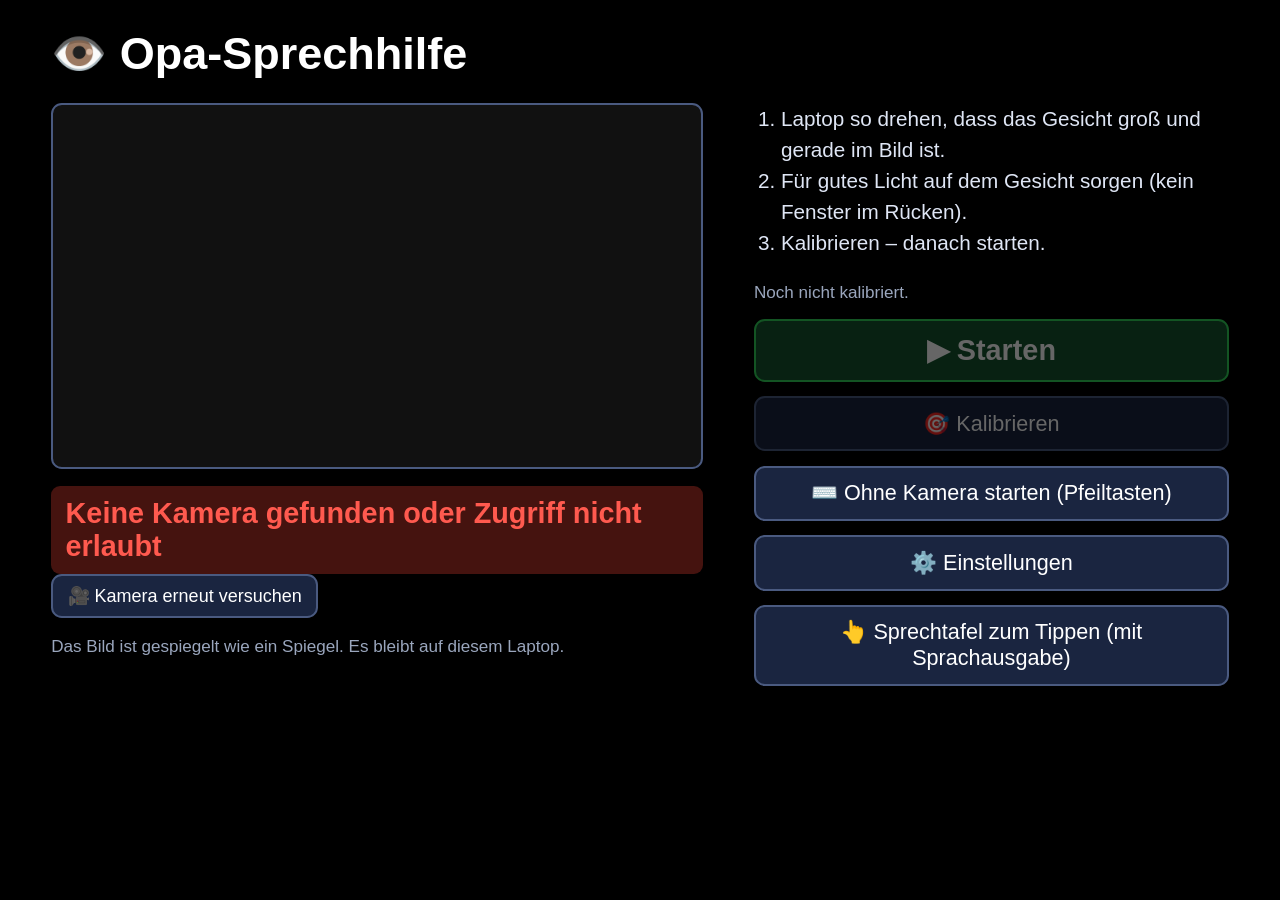
<file: index.html>
<!DOCTYPE html>
<html lang="de">
<head>
  <meta charset="utf-8">
  <meta name="viewport" content="width=device-width, initial-scale=1">
  <title>Opa-Sprechhilfe</title>
  <link rel="stylesheet" href="css/style.css">
</head>
<body>

  <!-- 1. EINRICHTEN: Kamera-Vorschau und Start (für die Familie) -->
  <section id="einrichten" class="seite">
    <h1>👁️ Opa-Sprechhilfe</h1>
    <div class="einrichten-inhalt">
      <div class="vorschau-spalte">
        <canvas id="vorschau" width="640" height="360"></canvas>
        <div id="vorschauHinweis" class="hinweis">Kamera startet …</div>
        <button id="btnKameraNeu" class="knopf klein-knopf versteckt">🎥 Kamera erneut versuchen</button>
        <p class="klein">Das Bild ist gespiegelt wie ein Spiegel. Es bleibt auf diesem Laptop.</p>
      </div>
      <div class="knopf-spalte">
        <ol class="schritte">
          <li>Laptop so drehen, dass das Gesicht groß und gerade im Bild ist.</li>
          <li>Für gutes Licht auf dem Gesicht sorgen (kein Fenster im Rücken).</li>
          <li>Kalibrieren – danach starten.</li>
        </ol>
        <div id="kalibStatus" class="klein"></div>
        <button id="btnStart" class="knopf gross">▶ Starten</button>
        <button id="btnKalibrieren" class="knopf">🎯 Kalibrieren</button>
        <button id="btnOhneKamera" class="knopf">⌨️ Ohne Kamera starten (Pfeiltasten)</button>
        <button id="btnEinstellungenE" class="knopf">⚙️ Einstellungen</button>
        <a class="knopf verweis" href="sprechtafel/">👆 Sprechtafel zum Tippen (mit Sprachausgabe)</a>
      </div>
    </div>
  </section>

  <!-- 2. KALIBRIERUNG: Opa schaut nacheinander in alle Richtungen -->
  <section id="kalibrierung" class="seite versteckt">
    <div id="kalibZiel" class="kalib-ziel pos-mitte">
      <svg class="ring" viewBox="0 0 100 100" aria-hidden="true">
        <circle class="ring-spur" cx="50" cy="50" r="44"></circle>
        <circle class="ring-wert" cx="50" cy="50" r="44"></circle>
      </svg>
      <span id="kalibPfeil" class="emoji">⏺️</span>
    </div>
    <div class="kalib-mitte">
      <div id="kalibText" class="kalib-text">Kalibrierung</div>
      <div id="kalibUnter" class="klein"></div>
      <div id="kalibKnoepfe">
        <button id="btnKalibLos" class="knopf gross">▶ Los (Leertaste)</button>
        <button id="btnKalibAbbruch" class="knopf">Abbrechen (Esc)</button>
      </div>
      <div id="kalibErgebnis" class="versteckt">
        <ul id="kalibListe"></ul>
        <button id="btnKalibOk" class="knopf gross">✔ Übernehmen und starten</button>
        <button id="btnKalibNochmal" class="knopf">🔁 Wiederholen</button>
        <button id="btnKalibZurueck" class="knopf">Abbrechen</button>
      </div>
    </div>
  </section>

  <!-- 3. TAFEL: der Satz oben, vier Felder an den Rändern, Mitte neutral -->
  <section id="tafel" class="seite versteckt">
    <div id="satz" class="satz"><span id="satzText"></span></div>

    <div id="felder" class="felder">
      <button class="feld hoch" id="feld-links" data-richtung="links"></button>
      <button class="feld quer" id="feld-oben" data-richtung="oben"></button>
      <div id="mitte">
        <div id="satzMitte" class="satz-mitte"></div>
        <div id="mittePunkt"></div>
        <div id="mitteText"></div>
        <div id="debug" class="versteckt">
          <canvas id="debugBild" width="240" height="135"></canvas>
          <canvas id="debugSignal" width="135" height="135"></canvas>
          <pre id="debugText"></pre>
        </div>
      </div>
      <button class="feld quer" id="feld-unten" data-richtung="unten"></button>
      <button class="feld hoch" id="feld-rechts" data-richtung="rechts"></button>
    </div>

    <!-- Schmale Leiste für die Familie -->
    <div class="leiste">
      <button id="btnHeim" title="Zurück zum Start (Esc)">🏠 Start</button>
      <button id="btnPause" title="Pause / Weiter (Leertaste)">⏸ Pause</button>
      <button id="btnAndere" title="Andere Vorschläge zeigen (Taste N)">🔄 Andere Vorschläge</button>
      <span id="statusKi" class="status"></span>
      <span id="statusKamera" class="status"></span>
      <span class="luecke"></span>
      <button id="btnVerlauf">🕘 Verlauf</button>
      <button id="btnDebug">🐞 Debug</button>
      <button id="btnEinrichten">🎥 Einrichten</button>
      <button id="btnEinstellungen">⚙️ Einstellungen</button>
      <button id="btnVollbild">⛶ Vollbild</button>
    </div>
  </section>

  <!-- 4. ANZEIGE: JA / NEIN oder der fertige Satz, bildschirmfüllend -->
  <div id="anzeige" class="versteckt">
    <div id="anzeigeEmoji"></div>
    <div id="anzeigeText"></div>
    <div id="anzeigeHinweis" class="klein"></div>
  </div>

  <!-- EINSTELLUNGEN -->
  <div id="einstellungen" class="ueberlagerung versteckt">
    <form class="dialog" id="formEinstellungen">
      <h2>⚙️ Einstellungen</h2>

      <fieldset>
        <legend>KI-Vorschläge (Claude)</legend>
        <label>API-Key
          <input type="password" id="eApiKey" autocomplete="off" placeholder="sk-ant-…">
        </label>
        <label>Modell
          <input type="text" id="eModell" autocomplete="off">
        </label>
        <div class="zeile">
          <button type="button" id="btnKiTest" class="knopf klein-knopf">Verbindung testen</button>
          <span id="kiTestText" class="klein"></span>
        </div>
        <p class="klein">Der Key wird nur in diesem Browser gespeichert. Ohne Key läuft die App mit dem festen Wortbaum. An die KI geht nur der Satz als Text, nie ein Kamerabild.</p>
      </fieldset>

      <fieldset>
        <legend>Blicksteuerung</legend>
        <label>Verweildauer: <output id="aVerweil"></output> Sekunden
          <input type="range" id="eVerweil" min="1" max="4" step="0.25">
        </label>
        <p class="klein">Empfindlichkeit je Richtung (höher = ein kleinerer Blick genügt):</p>
        <div class="raster">
          <label>Links <output id="aLinks"></output><input type="range" id="eLinks" min="1" max="10" step="1"></label>
          <label>Rechts <output id="aRechts"></output><input type="range" id="eRechts" min="1" max="10" step="1"></label>
          <label>Oben <output id="aOben"></output><input type="range" id="eOben" min="1" max="10" step="1"></label>
          <label>Unten <output id="aUnten"></output><input type="range" id="eUnten" min="1" max="10" step="1"></label>
        </div>
        <button type="button" id="btnNeuKalib" class="knopf klein-knopf">🎯 Neu kalibrieren</button>
      </fieldset>

      <fieldset>
        <legend>Familie</legend>
        <label>Namen (eine Zeile pro Person, z.&nbsp;B. „Anna (Tochter)“)
          <textarea id="eNamen" rows="4"></textarea>
        </label>
      </fieldset>

      <fieldset>
        <legend>Anzeige</legend>
        <label>Schriftgröße: <output id="aSchrift"></output> %
          <input type="range" id="eSchrift" min="0.7" max="1.4" step="0.05">
        </label>
        <label class="haken"><input type="checkbox" id="eObenAnderes">
          Feld OBEN zeigt „➕ Anderes“ statt eines dritten Vorschlags
        </label>
        <label class="haken"><input type="checkbox" id="eSatzMitte">
          Satz in der Mitte anzeigen statt oben
        </label>
      </fieldset>

      <div class="zeile ende">
        <button type="button" id="btnEAbbruch" class="knopf klein-knopf">Abbrechen</button>
        <button type="submit" class="knopf klein-knopf haupt">Speichern</button>
      </div>
    </form>
  </div>

  <!-- VERLAUF -->
  <div id="verlauf" class="ueberlagerung versteckt">
    <div class="dialog">
      <h2>🕘 Die letzten 10 Sätze</h2>
      <ol id="verlaufListe"></ol>
      <div class="zeile ende">
        <button type="button" id="btnVerlaufLeeren" class="knopf klein-knopf">Verlauf löschen</button>
        <button type="button" id="btnVerlaufZu" class="knopf klein-knopf haupt">Schließen</button>
      </div>
    </div>
  </div>

  <!-- Unsichtbares Kamerabild für die Erkennung -->
  <video id="video" playsinline muted></video>

  <script type="module" src="js/app.js"></script>
</body>
</html>
</file>
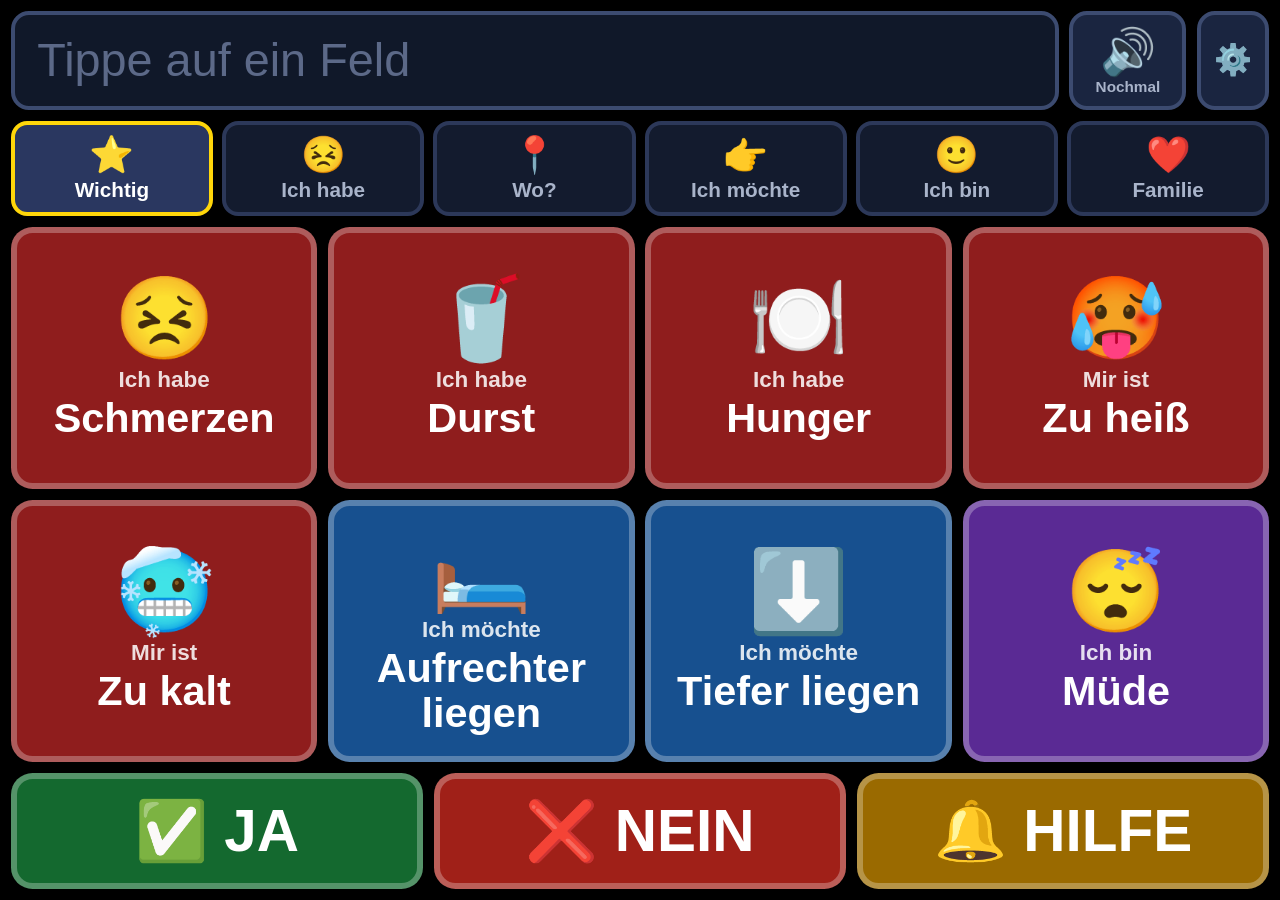
<file: sprechtafel/index.html>
<!DOCTYPE html>
<html lang="de">
<head>
  <meta charset="utf-8">
  <meta name="viewport" content="width=device-width, initial-scale=1, maximum-scale=1, user-scalable=no, viewport-fit=cover">
  <!-- Auf dem iPad "Zum Home-Bildschirm" -> öffnet sich wie eine App ohne Adressleiste -->
  <meta name="apple-mobile-web-app-capable" content="yes">
  <meta name="mobile-web-app-capable" content="yes">
  <meta name="apple-mobile-web-app-status-bar-style" content="black">
  <meta name="apple-mobile-web-app-title" content="Sprechtafel">
  <!-- Private Seite: Suchmaschinen sollen sie nicht aufnehmen -->
  <meta name="robots" content="noindex, nofollow">
  <title>Sprechtafel</title>
  <style>
    /* Sprechtafel zum Tippen: große farbige Felder, dunkler Hintergrund,
       keine Animationen. Alles in einer Datei, damit man sie leicht kopieren
       oder ins Internet stellen kann. */
    :root {
      --schwarz: #000;
      --text: #fff;
      --grau: #a9b4ca;
      --gelb: #ffd60a;
      /* Farbe je Satzart */
      --habe: #8f1d1d;
      --wo: #8a4a0c;
      --moechte: #17508f;
      --bin: #5a2a94;
      --familie: #94215f;
    }
    * { box-sizing: border-box; -webkit-tap-highlight-color: transparent; }
    html, body {
      margin: 0; height: 100%; background: var(--schwarz); color: var(--text);
      font-family: -apple-system, "Segoe UI", Arial, Helvetica, sans-serif;
      overflow: hidden; overscroll-behavior: none;
      -webkit-user-select: none; user-select: none; -webkit-touch-callout: none;
    }
    button { font: inherit; color: inherit; border: 0; margin: 0; cursor: pointer; touch-action: manipulation; }

    #app {
      height: 100vh; height: 100dvh;
      display: grid; grid-template-rows: auto auto minmax(0, 1fr) auto;
      gap: 1.2vmin;
      padding: max(1.2vmin, env(safe-area-inset-top)) max(1.2vmin, env(safe-area-inset-right))
               max(1.2vmin, env(safe-area-inset-bottom)) max(1.2vmin, env(safe-area-inset-left));
    }

    /* Oben: der zuletzt gesprochene Satz, groß zum Mitlesen */
    #leiste { display: flex; gap: 1.2vmin; align-items: stretch; min-height: 11vmin; }
    #satz {
      flex: 1; min-width: 0; display: flex; align-items: center; padding: 0 2.5vmin;
      background: #101829; border: 0.5vmin solid #3c4b70; border-radius: 2vmin;
      font-size: clamp(22px, 5.2vmin, 60px); font-weight: 800; line-height: 1.1;
    }
    #satz.leer { color: #5c6988; font-weight: 500; }
    #satz.spricht { border-color: var(--gelb); }
    .rund {
      flex: 0 0 auto; width: 13vmin; border-radius: 2vmin; background: #1a2540; border: 0.5vmin solid #3c4b70;
      font-size: clamp(20px, 5vmin, 54px); display: flex; flex-direction: column; align-items: center; justify-content: center;
    }
    .rund small { font-size: clamp(11px, 1.7vmin, 18px); color: var(--grau); font-weight: 600; }
    #btnEinstellungen { width: 8vmin; font-size: clamp(16px, 3.4vmin, 36px); color: var(--grau); }

    /* Reiter (Themen) */
    #reiter { display: grid; grid-auto-flow: column; grid-auto-columns: 1fr; gap: 1vmin; }
    .reiter {
      padding: 1.2vmin 0.5vmin; border-radius: 1.8vmin; background: #131b2e; border: 0.5vmin solid #2c3859;
      display: flex; flex-direction: column; align-items: center; gap: 0.3vmin;
      font-size: clamp(13px, 2.3vmin, 26px); font-weight: 700; color: var(--grau);
    }
    .reiter .bild { font-size: clamp(20px, 4vmin, 44px); line-height: 1.1; }
    .reiter.aktiv { background: #2a3760; border-color: var(--gelb); color: var(--text); }

    /* Raster mit den Sätzen */
    #raster { display: grid; gap: 1.2vmin; min-height: 0; grid-auto-rows: minmax(0, 1fr); grid-template-columns: repeat(4, minmax(0, 1fr)); }
    #raster.viele { grid-template-columns: repeat(4, minmax(0, 1fr)); }
    @media (orientation: portrait) {
      #raster { grid-template-columns: repeat(2, minmax(0, 1fr)); }
      #raster.viele { grid-template-columns: repeat(3, minmax(0, 1fr)); }
    }
    .kachel {
      min-width: 0; min-height: 0; overflow: hidden; padding: 1.2vmin; border-radius: 2.4vmin;
      border: 0.7vmin solid rgba(255, 255, 255, 0.28);
      display: flex; flex-direction: column; align-items: center; justify-content: center; gap: 0.6vmin; text-align: center;
    }
    .kachel .bild { font-size: clamp(30px, 9vmin, 100px); line-height: 1.05; }
    .kachel .klein { font-size: clamp(13px, 2.5vmin, 28px); font-weight: 600; opacity: 0.85; }
    .kachel .gross { font-size: clamp(20px, 4.6vmin, 52px); font-weight: 800; line-height: 1.08; }
    /* Viele Sätze auf einer Seite: Bild links, Text rechts, etwas kleiner */
    #raster.viele .kachel { flex-direction: row; gap: 1.4vmin; text-align: left; justify-content: flex-start; padding-left: 1.8vmin; }
    #raster.viele .kachel .bild { font-size: clamp(26px, 6.5vmin, 72px); }
    #raster.viele .kachel .gross { font-size: clamp(17px, 3.6vmin, 40px); }
    #raster.viele .kachel .klein { font-size: clamp(12px, 2.1vmin, 22px); }
    .kachel .worte { min-width: 0; display: flex; flex-direction: column; gap: 0.3vmin; }
    /* Hochformat: Felder sind breit und flach -> immer Bild links, Text rechts */
    @media (orientation: portrait) {
      #raster .kachel { flex-direction: row; gap: 2vmin; text-align: left; justify-content: flex-start; padding-left: 2.2vmin; }
      #raster:not(.viele) .kachel .bild { font-size: clamp(30px, 8.5vmin, 96px); }
      .fest { font-size: clamp(20px, 4.6vmin, 52px); gap: 1vmin; white-space: nowrap; }
    }

    .art-habe { background: var(--habe); }
    .art-wo { background: var(--wo); }
    .art-moechte { background: var(--moechte); }
    .art-bin { background: var(--bin); }
    .art-familie { background: var(--familie); }
    /* Das Feld, das gerade gesprochen wird */
    .spricht { border-color: var(--gelb) !important; }

    /* Unten: immer sichtbar */
    #fest { display: grid; grid-template-columns: 1fr 1fr 1fr; gap: 1.2vmin; }
    .fest {
      padding: 2vmin 1vmin; border-radius: 2.4vmin; border: 0.7vmin solid rgba(255, 255, 255, 0.28);
      font-size: clamp(24px, 6.5vmin, 72px); font-weight: 900;
      display: flex; align-items: center; justify-content: center; gap: 1.5vmin;
    }
    #btnJa { background: #14692f; }
    #btnNein { background: #a02018; }
    #btnHilfe { background: #9a6a00; }

    /* Einstellungen */
    #einstellungen {
      position: fixed; inset: 0; z-index: 10; background: rgba(0, 0, 0, 0.88);
      display: flex; align-items: center; justify-content: center; padding: 3vmin;
    }
    #einstellungen.versteckt { display: none; }
    .dialog {
      width: min(640px, 100%); max-height: 100%; overflow: auto; background: #0d1424;
      border: 2px solid #4a5a80; border-radius: 16px; padding: 22px; font-size: 20px;
      -webkit-user-select: text; user-select: text;
    }
    .dialog h2 { margin: 0 0 14px; font-size: 28px; }
    .dialog label { display: block; margin: 14px 0 6px; font-weight: 700; }
    .dialog select, .dialog input[type="range"] { width: 100%; font: inherit; }
    .dialog select { padding: 10px; background: #060a14; color: #fff; border: 1px solid #4a5a80; border-radius: 8px; }
    .dialog input[type="range"] { accent-color: var(--gelb); height: 36px; }
    .dialog p { color: var(--grau); font-size: 17px; line-height: 1.4; }
    .dialog .knoepfe { display: flex; gap: 12px; justify-content: flex-end; margin-top: 18px; flex-wrap: wrap; }
    .dialog button { padding: 14px 22px; border-radius: 12px; background: #1a2540; border: 2px solid #4a5a80; font-size: 20px; font-weight: 700; }
    .dialog button.haupt { background: #14692f; border-color: #30d158; }
    #hinweisStimme { color: var(--gelb); }
  </style>
</head>
<body>
  <div id="app">
    <div id="leiste">
      <div id="satz" class="leer">Tippe auf ein Feld</div>
      <button id="btnNochmal" class="rund" aria-label="Noch einmal sagen">🔊<small>Nochmal</small></button>
      <button id="btnEinstellungen" class="rund" aria-label="Einstellungen">⚙️</button>
    </div>
    <div id="reiter"></div>
    <div id="raster"></div>
    <div id="fest">
      <button id="btnJa" class="fest">✅ JA</button>
      <button id="btnNein" class="fest">❌ NEIN</button>
      <button id="btnHilfe" class="fest">🔔 HILFE</button>
    </div>
  </div>

  <div id="einstellungen" class="versteckt">
    <div class="dialog">
      <h2>⚙️ Stimme</h2>
      <label for="eStimme">Stimme</label>
      <select id="eStimme"></select>
      <div id="hinweisStimme"></div>
      <label for="eTempo">Sprechtempo: <span id="aTempo"></span></label>
      <input type="range" id="eTempo" min="0.6" max="1.2" step="0.05">
      <p>Wenn nichts zu hören ist: Lautstärke am Gerät hochdrehen und beim iPad die Stummschaltung ausschalten.</p>
      <div class="knoepfe">
        <button id="btnTest">🔊 Testen</button>
        <button id="btnZu" class="haupt">Fertig</button>
      </div>
    </div>
  </div>

  <script>
    // ------------------------------------------------------------------
    // DIE SÄTZE. Hier kann man einfach Zeilen ändern, löschen oder ergänzen.
    // habe('Schmerzen', '😣')  ->  Feld "Schmerzen", gesprochen "Ich habe Schmerzen"
    // Mit einem dritten Wert kann man den gesprochenen Satz selbst festlegen.
    // ------------------------------------------------------------------
    const gross = (t) => t.charAt(0).toUpperCase() + t.slice(1);
    const feld = (art, vor) => (wort, bild, sag) => ({ art, bild, klein: vor, gross: gross(wort), sag: sag || `${vor} ${wort}` });
    const habe = feld('habe', 'Ich habe');
    const mirIst = feld('habe', 'Mir ist');
    const moechte = feld('moechte', 'Ich möchte');
    const bin = feld('bin', 'Ich bin');
    const wo = feld('wo', 'Schmerzen');
    const frei = (art, text, bild) => ({ art, bild, klein: '', gross: text, sag: text });

    const THEMEN = [
      {
        name: 'Wichtig', bild: '⭐',
        felder: [
          habe('Schmerzen', '😣'),
          habe('Durst', '🥤'),
          habe('Hunger', '🍽️'),
          mirIst('zu heiß', '🥵'),
          mirIst('zu kalt', '🥶'),
          moechte('aufrechter liegen', '🛏️'),
          moechte('tiefer liegen', '⬇️'),
          bin('müde', '😴'),
        ],
      },
      {
        name: 'Ich habe', bild: '😣',
        felder: [
          habe('Schmerzen', '😣'),
          habe('Durst', '🥤'),
          habe('Hunger', '🍽️'),
          mirIst('zu heiß', '🥵'),
          mirIst('zu kalt', '🥶'),
          habe('Angst', '😨'),
          habe('Atemnot', '😮‍💨'),
          mirIst('übel', '🤢'),
          habe('Juckreiz', '🐜'),
          habe('einen trockenen Mund', '👄'),
          habe('Husten', '😷'),
          habe('eine Frage', '❓'),
        ],
      },
      {
        name: 'Wo?', bild: '📍',
        felder: [
          wo('im Kopf', '🤕'),
          wo('im Hals', '🧣'),
          wo('in der Brust', '🫁'),
          wo('im Bauch', '🫃'),
          wo('im Rücken', '🦴'),
          wo('am Gesäß', '🪑'),
          wo('im Arm', '💪'),
          wo('im Bein', '🦵'),
          wo('am Fuß', '🦶'),
          wo('im Mund', '👄'),
          wo('an der Nase', '👃'),
          wo('überall', '🧍'),
        ],
      },
      {
        name: 'Ich möchte', bild: '👉',
        felder: [
          moechte('aufrechter liegen', '🛏️'),
          moechte('tiefer liegen', '⬇️'),
          moechte('gedreht werden', '🔄'),
          moechte('schlafen', '😴'),
          moechte('eine Decke', '🛌'),
          moechte('ein Kissen', '☁️'),
          moechte('meine Brille', '👓'),
          moechte('Ruhe', '🤫'),
          moechte('das Licht an', '💡'),
          moechte('das Licht aus', '🌙'),
          moechte('die Pflege rufen', '👩‍⚕️'),
        ],
      },
      {
        name: 'Ich bin', bild: '🙂',
        felder: [
          bin('müde', '😴'),
          bin('traurig', '😢'),
          bin('froh', '😊'),
          bin('unruhig', '😟'),
          bin('nass', '💧'),
          bin('verwirrt', '😵‍💫'),
          bin('einsam', '🧍'),
          bin('zufrieden', '😌'),
        ],
      },
      {
        name: 'Familie', bild: '❤️',
        felder: [
          frei('familie', 'Danke', '🙏'),
          frei('familie', 'Ich hab dich lieb', '❤️'),
          frei('familie', 'Bleib bei mir', '🤝'),
          frei('familie', 'Halt meine Hand', '✋'),
          frei('familie', 'Ich vermisse euch', '💭'),
          frei('familie', 'Wie geht es dir?', '🙂'),
          frei('familie', 'Erzähl mir etwas', '💬'),
          frei('familie', 'Komm bald wieder', '👋'),
        ],
      },
    ];

    // ------------------------------------------------------------------
    // Ab hier: Technik
    // ------------------------------------------------------------------
    const $ = (id) => document.getElementById(id);
    const SPEICHER = 'opa.tafel';
    let einstellungen = { stimme: '', tempo: 0.9 };
    try {
      einstellungen = { ...einstellungen, ...JSON.parse(localStorage.getItem(SPEICHER) || '{}') };
    } catch { /* gespeicherte Werte unlesbar: Standard nehmen */ }
    const speichere = () => {
      try { localStorage.setItem(SPEICHER, JSON.stringify(einstellungen)); } catch { /* egal */ }
    };

    let stimmen = []; // deutsche Stimmen des Geräts
    let letzterSatz = '';
    let letzterTipp = 0;
    let aktuelleAusgabe = null; // Verweis behalten, sonst meldet iOS das Ende manchmal nicht
    const kannSprechen = 'speechSynthesis' in window;

    function ladeStimmen() {
      if (!kannSprechen) return;
      stimmen = speechSynthesis.getVoices().filter((v) => v.lang.toLowerCase().startsWith('de'));
      // de-DE zuerst, dann Österreich/Schweiz
      stimmen.sort((a, b) => Number(b.lang.toLowerCase().includes('de-de') || b.lang.toLowerCase().includes('de_de')) -
                             Number(a.lang.toLowerCase().includes('de-de') || a.lang.toLowerCase().includes('de_de')));
      const auswahl = $('eStimme');
      auswahl.replaceChildren(
        new Option('Automatisch (Deutsch)', ''),
        ...stimmen.map((v) => new Option(`${v.name} (${v.lang})`, v.name))
      );
      auswahl.value = stimmen.some((v) => v.name === einstellungen.stimme) ? einstellungen.stimme : '';
      $('hinweisStimme').textContent = !kannSprechen
        ? 'Dieser Browser kann nicht vorlesen.'
        : stimmen.length ? '' : 'Keine deutsche Stimme gefunden. Das Gerät liest dann mit seiner Standardstimme.';
    }

    // Spricht den Satz laut aus und zeigt ihn oben groß an.
    function sprich(text, element) {
      const jetzt = Date.now();
      if (jetzt - letzterTipp < 350) return; // Schutz vor Doppel-Tippen
      letzterTipp = jetzt;
      letzterSatz = text;

      const satz = $('satz');
      satz.textContent = text;
      satz.classList.remove('leer');
      document.querySelectorAll('.spricht').forEach((el) => el.classList.remove('spricht'));
      if (!kannSprechen) return;

      if (speechSynthesis.speaking || speechSynthesis.pending) speechSynthesis.cancel();
      const ausgabe = new SpeechSynthesisUtterance(text);
      ausgabe.lang = 'de-DE';
      const stimme = stimmen.find((v) => v.name === einstellungen.stimme) || stimmen[0];
      if (stimme) {
        ausgabe.voice = stimme;
        ausgabe.lang = stimme.lang;
      }
      ausgabe.rate = einstellungen.tempo;
      ausgabe.volume = 1;
      const markiert = [satz, element].filter(Boolean);
      markiert.forEach((el) => el.classList.add('spricht'));
      const fertig = () => {
        if (aktuelleAusgabe === ausgabe) markiert.forEach((el) => el.classList.remove('spricht'));
      };
      ausgabe.onend = fertig;
      ausgabe.onerror = fertig;
      aktuelleAusgabe = ausgabe;
      speechSynthesis.speak(ausgabe);
    }

    // Schrift eines Feldes so weit verkleinern, bis das Wort hineinpasst.
    function passeAn() {
      for (const k of document.querySelectorAll('.kachel')) {
        const wort = k.querySelector('.gross');
        wort.style.fontSize = '';
        let px = parseFloat(getComputedStyle(wort).fontSize);
        let runden = 0;
        while ((k.scrollHeight > k.clientHeight + 1 || k.scrollWidth > k.clientWidth + 1) && px > 12 && runden++ < 40) {
          px *= 0.94;
          wort.style.fontSize = `${px}px`;
        }
      }
    }
    window.addEventListener('resize', passeAn);

    // Reiter und Felder zeichnen
    let aktivesThema = 0;
    function zeigeThema(nr) {
      aktivesThema = nr;
      [...$('reiter').children].forEach((el, i) => el.classList.toggle('aktiv', i === nr));
      const thema = THEMEN[nr];
      const raster = $('raster');
      raster.classList.toggle('viele', thema.felder.length > 8);
      raster.replaceChildren(
        ...thema.felder.map((f) => {
          const k = document.createElement('button');
          k.className = `kachel art-${f.art}`;
          k.innerHTML = '<span class="bild"></span><span class="worte"><span class="klein"></span><span class="gross"></span></span>';
          k.querySelector('.bild').textContent = f.bild;
          k.querySelector('.klein').textContent = f.klein;
          k.querySelector('.gross').textContent = f.gross;
          k.addEventListener('click', () => sprich(f.sag, k));
          return k;
        })
      );
      passeAn();
    }

    function baue() {
      $('reiter').replaceChildren(
        ...THEMEN.map((t, i) => {
          const r = document.createElement('button');
          r.className = 'reiter';
          r.innerHTML = '<span class="bild"></span><span class="name"></span>';
          r.querySelector('.bild').textContent = t.bild;
          r.querySelector('.name').textContent = t.name;
          r.addEventListener('click', () => zeigeThema(i));
          return r;
        })
      );
      zeigeThema(0);

      $('btnJa').addEventListener('click', (e) => sprich('Ja', e.currentTarget));
      $('btnNein').addEventListener('click', (e) => sprich('Nein', e.currentTarget));
      $('btnHilfe').addEventListener('click', (e) => sprich('Ich brauche Hilfe', e.currentTarget));
      $('btnNochmal').addEventListener('click', () => {
        if (letzterSatz) {
          letzterTipp = 0;
          sprich(letzterSatz, null);
        }
      });

      // Einstellungen
      const zeigeTempo = () => ($('aTempo').textContent = `${Math.round($('eTempo').value * 100)} %`);
      $('btnEinstellungen').addEventListener('click', () => {
        ladeStimmen();
        $('eTempo').value = einstellungen.tempo;
        zeigeTempo();
        $('einstellungen').classList.remove('versteckt');
      });
      $('eTempo').addEventListener('input', () => {
        einstellungen.tempo = Number($('eTempo').value);
        zeigeTempo();
        speichere();
      });
      $('eStimme').addEventListener('change', () => {
        einstellungen.stimme = $('eStimme').value;
        speichere();
      });
      $('btnTest').addEventListener('click', () => {
        letzterTipp = 0;
        sprich('Ich habe Schmerzen', null);
      });
      $('btnZu').addEventListener('click', () => $('einstellungen').classList.add('versteckt'));
    }

    baue();

    // Online (https): Seite auf dem Gerät ablegen, damit sie auch ohne
    // Internet startet. Lokal am Laptop bewusst nicht, damit Änderungen an
    // den Sätzen sofort sichtbar sind.
    if ('serviceWorker' in navigator && location.protocol === 'https:') {
      navigator.serviceWorker.register('sw.js').catch(() => {});
    }

    if (kannSprechen) {
      ladeStimmen();
      speechSynthesis.addEventListener?.('voiceschanged', ladeStimmen); // Stimmen kommen oft verzögert
    }
  </script>
</body>
</html>
</file>
<file: css/style.css>
/* Opa-Sprechhilfe: dunkel, sehr hoher Kontrast, riesige Schrift.
   Bewusst ohne Animationen – nur der Fortschrittsring bewegt sich. */

:root {
  --schrift: 1;            /* Faktor aus den Einstellungen */
  --schwarz: #000;
  --feld: #0e1626;
  --feld-blick: #1d2c4a;
  --rand: #4a5a80;
  --text: #fff;
  --grau: #9aa6bd;
  --gelb: #ffd60a;
  --gruen: #30d158;
  --rot: #ff5a4f;
}

* { box-sizing: border-box; }

html, body {
  margin: 0;
  height: 100%;
  background: var(--schwarz);
  color: var(--text);
  font-family: "Segoe UI", Arial, Helvetica, sans-serif;
  overflow: hidden;
}

.versteckt { display: none !important; }
.klein { font-size: 1.9vh; color: var(--grau); line-height: 1.35; }

.seite { position: fixed; inset: 0; }

/* ---------- Knöpfe für die Familie ---------- */
.knopf {
  font: inherit;
  font-size: 2.4vh;
  padding: 1.4vh 2vh;
  color: var(--text);
  background: #1a2540;
  border: 2px solid var(--rand);
  border-radius: 1.2vh;
  cursor: pointer;
}
.knopf:hover { border-color: var(--text); }
.knopf:disabled { opacity: 0.4; cursor: default; }
.knopf.gross { font-size: 3.2vh; font-weight: 700; background: #14532d; border-color: var(--gruen); }
.knopf.haupt { background: #14532d; border-color: var(--gruen); }
.klein-knopf { font-size: 2vh; padding: 1vh 1.6vh; }
a.verweis { display: block; text-align: center; text-decoration: none; }

/* ---------- 1. Einrichten ---------- */
#einrichten { padding: 3vh 4vw; overflow: auto; }
#einrichten h1 { font-size: 5vh; margin: 0 0 2.5vh; }
.einrichten-inhalt { display: flex; gap: 4vw; align-items: flex-start; }
.vorschau-spalte { flex: 1 1 55%; }
#vorschau { width: 100%; aspect-ratio: 16 / 9; background: #111; border: 2px solid var(--rand); border-radius: 1.2vh; }
.hinweis { font-size: 3.2vh; font-weight: 700; margin-top: 1.5vh; padding: 1.2vh 1.6vh; border-radius: 1vh; background: #3a2a00; color: var(--gelb); }
.hinweis.ok { background: #0f3d22; color: var(--gruen); }
.hinweis.fehler { background: #45130f; color: var(--rot); }
.knopf-spalte { flex: 1 1 40%; display: flex; flex-direction: column; gap: 1.6vh; }
.schritte { font-size: 2.3vh; line-height: 1.5; margin: 0 0 1vh; padding-left: 3vh; color: #dfe6f5; }

/* ---------- 2. Kalibrierung ---------- */
#kalibrierung { background: var(--schwarz); }
.kalib-mitte {
  position: absolute; left: 50%; top: 50%; transform: translate(-50%, -50%);
  width: 56vw; text-align: center; display: flex; flex-direction: column; gap: 2vh; align-items: center;
}
.kalib-text { font-size: calc(var(--schrift) * 8vh); font-weight: 800; line-height: 1.1; }
#kalibKnoepfe, #kalibErgebnis { display: flex; flex-direction: column; gap: 1.4vh; align-items: center; }
#kalibListe { list-style: none; padding: 0; margin: 0 0 1vh; font-size: 2.8vh; text-align: left; line-height: 1.6; }
.kalib-ziel {
  position: absolute; width: 24vh; height: 24vh;
  display: flex; align-items: center; justify-content: center;
  background: var(--gelb); border-radius: 50%;
}
.kalib-ziel .emoji { font-size: 12vh; line-height: 1; }
.kalib-ziel .ring-spur { stroke: rgba(0, 0, 0, 0.25); }
.kalib-ziel .ring-wert { stroke: #000; }
.kalib-ziel.pos-mitte  { left: 50%; top: 50%; transform: translate(-50%, -50%); }
.kalib-ziel.pos-links  { left: 15vh; top: 50%; transform: translate(-50%, -50%); }
.kalib-ziel.pos-rechts { left: calc(100% - 15vh); top: 50%; transform: translate(-50%, -50%); }
.kalib-ziel.pos-oben   { left: 50%; top: 14vh; transform: translate(-50%, -50%); }
.kalib-ziel.pos-unten  { left: 50%; top: calc(100% - 14vh); transform: translate(-50%, -50%); }
/* Beim Schritt "Mitte" sitzt der Kreis in der Bildschirmmitte; der Text rückt nach unten */
#kalibrierung.schritt-mitte .kalib-mitte { top: 82%; }
#kalibrierung.vorher .kalib-ziel { display: none; }

/* ---------- 3. Tafel ---------- */
#tafel { display: grid; grid-template-rows: auto minmax(0, 1fr) auto; }

.satz {
  height: 16vh; padding: 0 2vw;
  display: flex; align-items: center; justify-content: center;
  text-align: center; overflow: hidden;
  font-size: calc(var(--schrift) * 9vh); font-weight: 800; line-height: 1.05;
  border-bottom: 2px solid #26324f;
}
.satz .leer { color: #4d5a78; font-weight: 400; }

.felder {
  display: grid;
  grid-template-columns: 30fr 40fr 30fr;
  grid-template-rows: repeat(3, minmax(0, 1fr));
  gap: 1.2vh; padding: 1.2vh; min-height: 0;
}
#feld-links  { grid-column: 1; grid-row: 1 / 4; }
#feld-oben   { grid-column: 2; grid-row: 1; }
#mitte       { grid-column: 2; grid-row: 2; }
#feld-unten  { grid-column: 2; grid-row: 3; }
#feld-rechts { grid-column: 3; grid-row: 1 / 4; }

.feld {
  font: inherit; color: var(--text);
  background: var(--feld);
  border: 0.6vh solid var(--rand);
  border-radius: 2.4vh;
  display: flex; align-items: center; justify-content: center;
  gap: 2vh; padding: 1.5vh; min-width: 0; min-height: 0; overflow: hidden;
  cursor: pointer; text-align: center;
}
.feld.hoch { flex-direction: column; }
.feld.quer { flex-direction: row; }

/* Das Feld, auf dem die App den Blick vermutet */
.feld.blick { background: var(--feld-blick); border-color: var(--gelb); }

.feld.art-leer { visibility: hidden; }
.feld.art-laden { color: var(--grau); border-style: dashed; cursor: default; }
.feld.art-ja, .feld.art-fertig { border-color: var(--gruen); background: #0c2417; }
.feld.art-nein { border-color: var(--rot); background: #2a0f0d; }
.feld.art-zurueck, .feld.art-anderes { border-color: #7b869e; background: #141a26; }
.feld.art-ja.blick, .feld.art-fertig.blick { background: #145a32; border-color: var(--gelb); }
.feld.art-nein.blick { background: #5a1c17; border-color: var(--gelb); }
.feld.art-zurueck.blick, .feld.art-anderes.blick { background: #2a3550; border-color: var(--gelb); }

/* Emoji mit Fortschrittsring */
.ring-box { position: relative; flex: 0 0 auto; display: flex; align-items: center; justify-content: center; }
.feld.hoch .ring-box { width: 25vh; height: 25vh; }
.feld.quer .ring-box { width: 17vh; height: 17vh; }
.feld.hoch .emoji { font-size: 13vh; line-height: 1; }
.feld.quer .emoji { font-size: 8.5vh; line-height: 1; }

.ring { position: absolute; inset: 0; width: 100%; height: 100%; transform: rotate(-90deg); }
.ring circle { fill: none; stroke-width: 9; }
.ring-spur { stroke: #26324f; }
.ring-wert { stroke: var(--gelb); stroke-linecap: butt; stroke-dasharray: 276.46; stroke-dashoffset: 276.46; }

.wort {
  font-size: calc(var(--schrift) * 4.6vw);
  font-weight: 800; line-height: 1.08;
  min-width: 0; max-width: 100%;
}
.feld.quer .wort { flex: 0 1 auto; }
.feld.gross .wort { font-size: calc(var(--schrift) * 7vw); }

/* Mitte: neutral. Nur ein ruhiger Punkt und kleine Hinweise. */
#mitte {
  position: relative; min-width: 0; min-height: 0; overflow: hidden;
  display: flex; flex-direction: column; align-items: center; justify-content: center; gap: 1.2vh;
}
#mittePunkt { width: 3.4vh; height: 3.4vh; border-radius: 50%; background: #3a4560; }
#mittePunkt.bereit { background: var(--gruen); }
#mitteText { font-size: 2.6vh; color: var(--grau); min-height: 3.2vh; text-align: center; }
.satz-mitte { display: none; font-size: calc(var(--schrift) * 5.5vh); font-weight: 800; text-align: center; line-height: 1.1; padding: 0 1vw; }

/* Einstellung "Satz in der Mitte" */
body.satz-in-mitte #satz { display: none; }
body.satz-in-mitte .satz-mitte { display: block; }

#debug { display: flex; gap: 1vh; align-items: center; font-size: 1.5vh; }
#debug canvas { border: 1px solid var(--rand); height: 18vh; width: auto; }
#debugText { margin: 0; color: #cfe; font-family: Consolas, monospace; font-size: 1.9vh; line-height: 1.3; }
body.debug-an #mittePunkt, body.debug-an .satz-mitte { display: none; }

/* Leiste für die Familie: klein und unauffällig */
.leiste {
  display: flex; align-items: center; gap: 1vh; padding: 0.6vh 1.2vh;
  border-top: 1px solid #1c2640; background: #05080f;
  font-size: 1.7vh; color: var(--grau);
}
.leiste button {
  font: inherit; color: var(--grau); background: #10182a;
  border: 1px solid #2a3654; border-radius: 0.8vh; padding: 0.6vh 1.1vh; cursor: pointer;
}
.leiste button:hover { color: var(--text); border-color: var(--grau); }
.leiste .luecke { flex: 1; }
.leiste .status { padding: 0 0.8vh; white-space: nowrap; }
.leiste .status.gut { color: var(--gruen); }
.leiste .status.warnung { color: var(--gelb); }

/* ---------- 4. Anzeige (JA / NEIN / fertiger Satz) ---------- */
#anzeige {
  position: fixed; inset: 0; z-index: 20; background: var(--schwarz);
  display: flex; flex-direction: column; align-items: center; justify-content: center;
  gap: 3vh; padding: 4vh 4vw; text-align: center; overflow: hidden; cursor: pointer;
}
#anzeigeEmoji { font-size: 16vh; line-height: 1.1; flex: 0 0 auto; }
#anzeigeText { font-size: calc(var(--schrift) * 18vh); font-weight: 800; line-height: 1.08; max-width: 100%; }
#anzeige.kurz #anzeigeEmoji { font-size: 30vh; }
#anzeige.kurz #anzeigeText { font-size: 34vh; }
#anzeige.ja { background: #06240f; }
#anzeige.nein { background: #2a0907; }
#anzeigeHinweis { position: absolute; bottom: 2vh; left: 0; right: 0; }

/* ---------- Überlagerungen (Einstellungen, Verlauf) ---------- */
.ueberlagerung {
  position: fixed; inset: 0; z-index: 30; background: rgba(0, 0, 0, 0.85);
  display: flex; align-items: center; justify-content: center; padding: 3vh;
}
.dialog {
  width: min(900px, 92vw); max-height: 94vh; overflow: auto;
  background: #0d1424; border: 2px solid var(--rand); border-radius: 1.6vh; padding: 2.5vh 3vh;
  font-size: 2.1vh;
}
.dialog h2 { margin: 0 0 1.5vh; font-size: 3.2vh; }
.dialog fieldset { border: 1px solid #2a3654; border-radius: 1vh; margin: 0 0 1.6vh; padding: 1.2vh 1.6vh; }
.dialog legend { color: var(--gelb); font-weight: 700; padding: 0 0.6vh; }
.dialog label { display: block; margin: 0.8vh 0; }
.dialog input[type="text"], .dialog input[type="password"], .dialog textarea {
  display: block; width: 100%; margin-top: 0.4vh; font: inherit; padding: 0.8vh 1vh;
  color: var(--text); background: #060a14; border: 1px solid var(--rand); border-radius: 0.6vh;
}
.dialog input[type="range"] { display: block; width: 100%; margin-top: 0.4vh; accent-color: var(--gelb); }
.dialog .raster { display: grid; grid-template-columns: 1fr 1fr; gap: 0 3vh; }
.dialog .haken { display: flex; gap: 1vh; align-items: center; }
.dialog .haken input { width: 2.4vh; height: 2.4vh; accent-color: var(--gelb); }
.zeile { display: flex; gap: 1.2vh; align-items: center; flex-wrap: wrap; }
.zeile.ende { justify-content: flex-end; }
#verlaufListe { font-size: 2.8vh; line-height: 1.5; padding-left: 4vh; }
#verlaufListe .zeit { color: var(--grau); font-size: 1.9vh; margin-left: 1vh; }

/* Kamerabild: wird gebraucht, soll aber nicht zu sehen sein */
#video { position: fixed; left: 0; top: 0; width: 2px; height: 2px; opacity: 0; pointer-events: none; }
</file>
